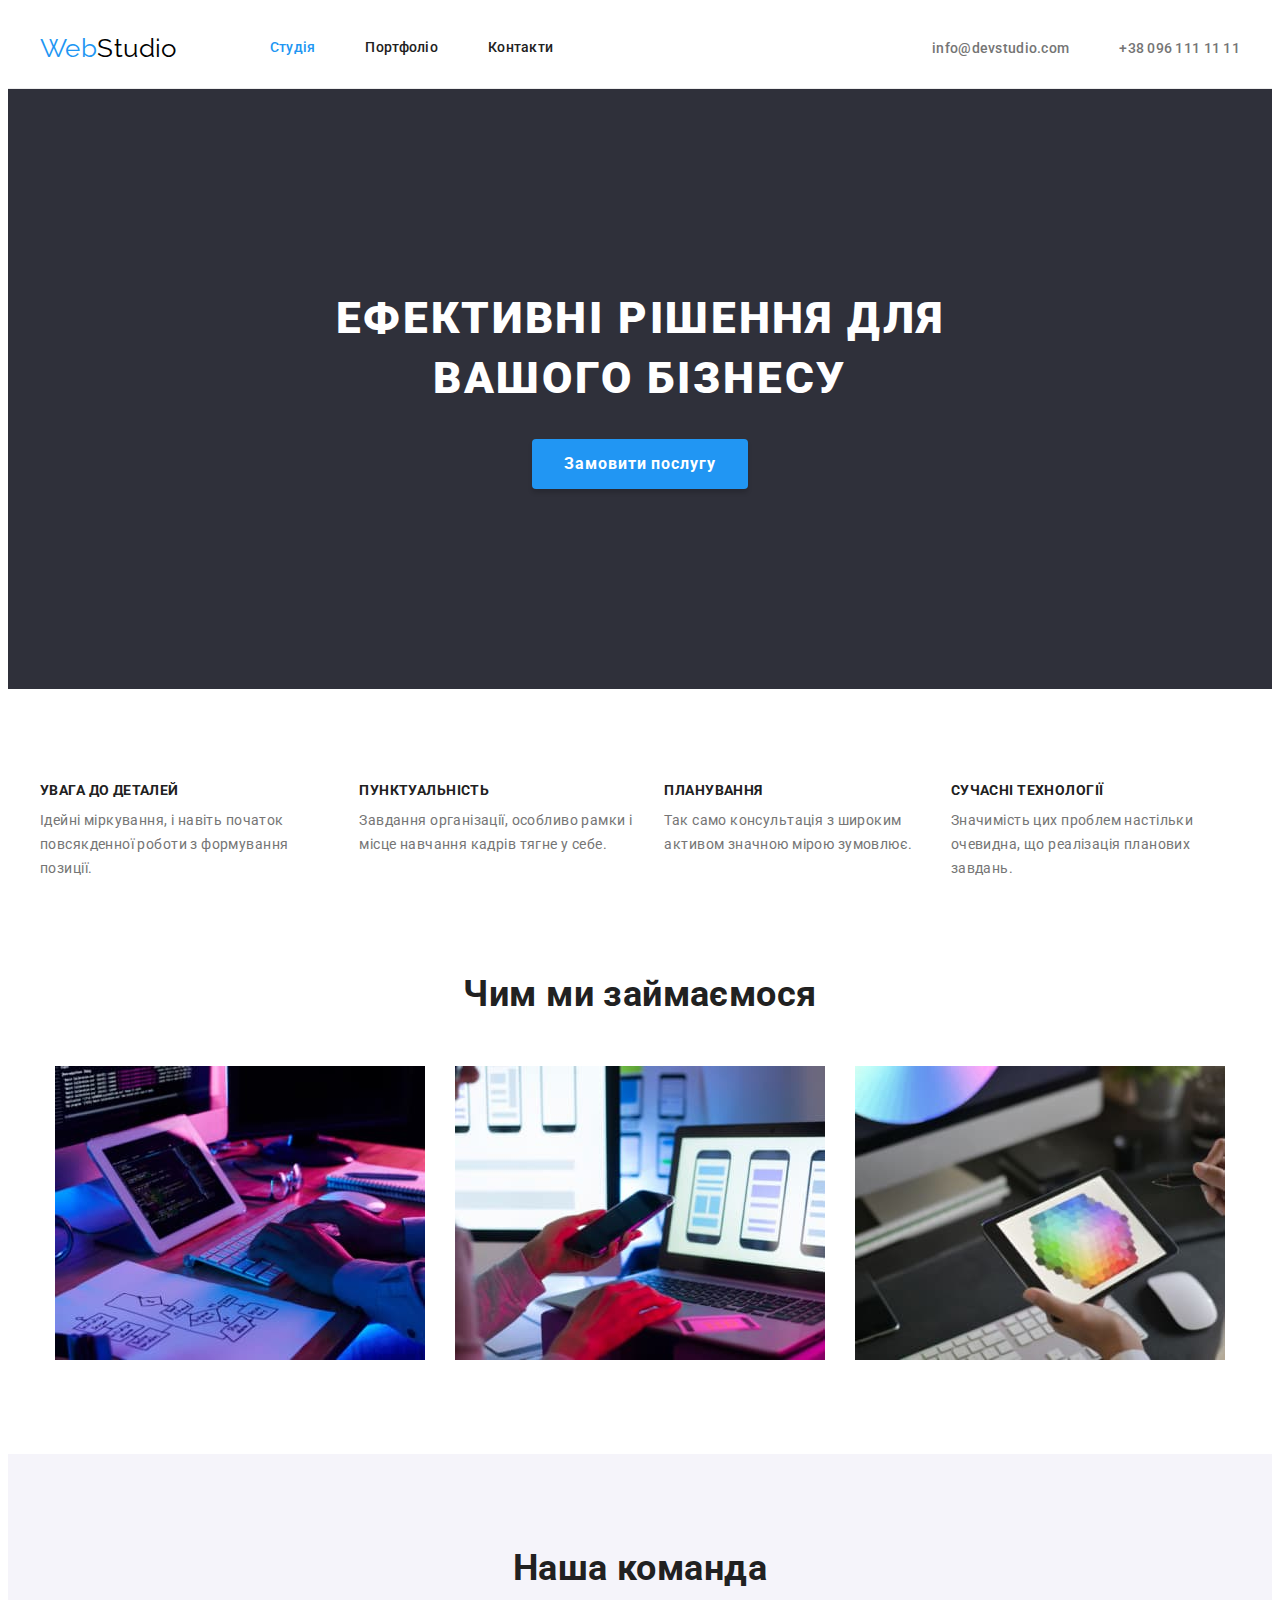
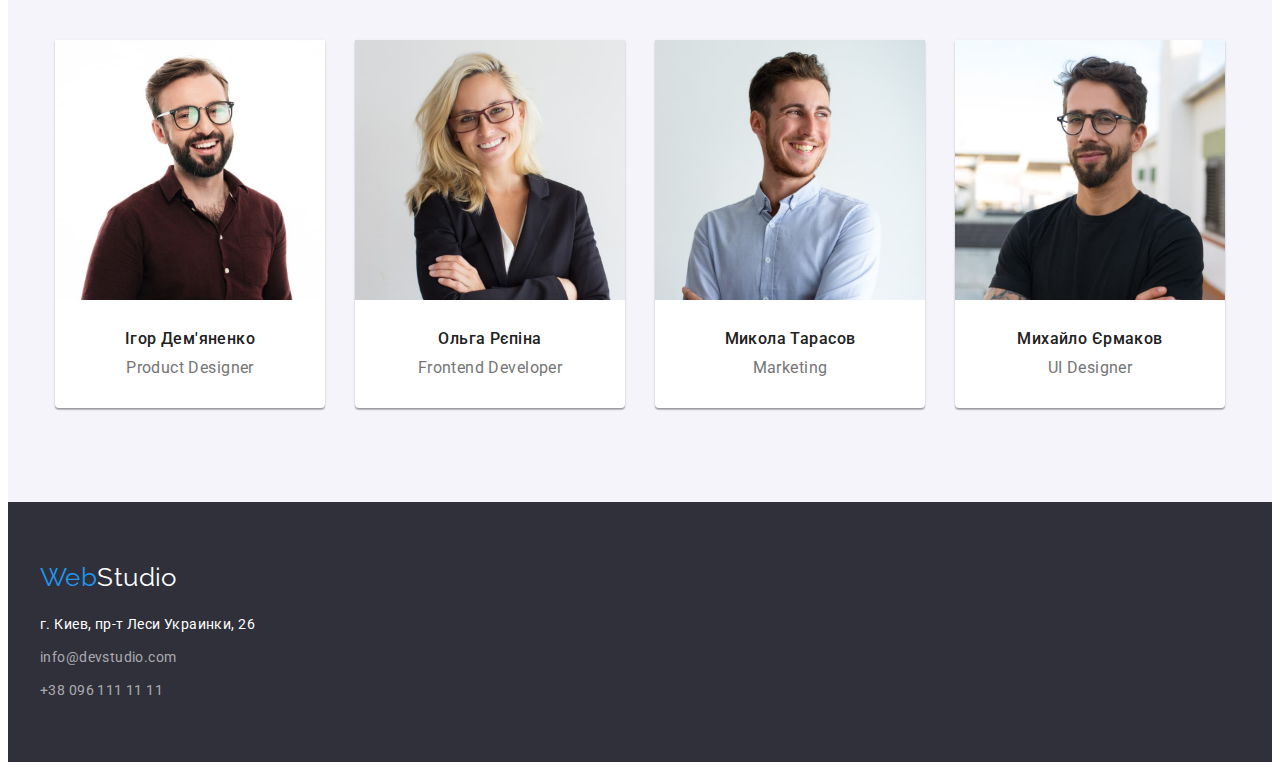
<file: index.html>
<!DOCTYPE html>
<html lang="uk">
  <head>
    <meta charset="UTF-8" />
    <meta http-equiv="X-UA-Compatible" content="IE=edge" />
    <meta name="viewport" content="width=device-width, initial-scale=1.0" />
    <title>WebStudio</title>
    <link rel="preconnect" href="https://fonts.googleapis.com" />
    <link rel="preconnect" href="https://fonts.gstatic.com" crossorigin />
    <link
      href="https://fonts.googleapis.com/css2?family=Raleway:wght@700&family=Roboto:wght@400;500;700;900&display=swap"
      rel="stylesheet"
    />
    <link
      rel="stylesheet"
      href="https://cdnjs.cloudflare.com/ajax/libs/modern-normalize/1.1.0/modern-normalize.min.css"
      integrity="sha512-wpPYUAdjBVSE4KJnH1VR1HeZfpl1ub8YT/NKx4PuQ5NmX2tKuGu6U/JRp5y+Y8XG2tV+wKQpNHVUX03MfMFn9Q=="
      crossorigin="anonymous"
      referrerpolicy="no-referrer"
    />
    <link rel="stylesheet" href="./css/styles.css" />
  </head>
  <body>
    <header class="header">
      <div class="container">
        <a href="" class="logo link"><span class="web">Web</span>Studio</a>
        <nav>
          <ul class="nav-list list">
            <li class="nav-list-item">
              <a href="./index.html" class="current nav-link link">Студія</a>
            </li>
            <li class="nav-list-item">
              <a href="./portfolio.html" class="nav-link link">Портфоліо</a>
            </li>
            <li class="nav-list-item">
              <a href="" class="nav-link link">Контакти</a>
            </li>
          </ul>
        </nav>
        <div class="header-connects">
          <ul class="connects-list list">
            <li class="connects-item">
              <a href="mailto:info@devstudio.com" class="link"
                >info@devstudio.com</a
              >
            </li>
            <li class="connects-item">
              <a href="tel:+380961111111" class="link">+38 096 111 11 11</a>
            </li>
          </ul>
        </div>
      </div>
    </header>

    <main>
      <section class="hero-section">
        <div class="container flex-container">
          <!--Hero section-->
          <h1 class="hero-title">
            Ефективні рішення для <br />
            вашого бізнесу
          </h1>
          <button type="button" class="hero-button">Замовити послугу</button>
        </div>
      </section>
      <section class="benefits-section">
        <div class="container">
          <!--Benefits section-->
          <h2 class="visually-hidden">Переваги</h2>
          <!-- Прихований заголовок -->

          <ul class="benefits-list list">
            <li class="benefits-item">
              <h3 class="benefits-title">УВАГА ДО ДЕТАЛЕЙ</h3>
              <p class="benefits-text">
                Ідейні міркування, і навіть початок повсякденної роботи з
                формування позиції.
              </p>
            </li>
            <li class="benefits-item">
              <h3 class="benefits-title">ПУНКТУАЛЬНІСТЬ</h3>
              <p class="benefits-text">
                Завдання організації, особливо рамки і місце навчання кадрів
                тягне у себе.
              </p>
            </li>
            <li class="benefits-item">
              <h3 class="benefits-title">ПЛАНУВАННЯ</h3>
              <p class="benefits-text">
                Так само консультація з широким активом значною мірою зумовлює.
              </p>
            </li>
            <li class="benefits-item">
              <h3 class="benefits-title">СУЧАСНІ ТЕХНОЛОГІЇ</h3>
              <p class="benefits-text">
                Значимість цих проблем настільки очевидна, що реалізація
                планових завдань.
              </p>
            </li>
          </ul>
        </div>
      </section>
      <section class="wedo-section">
        <div class="container">
          <!--WeDo section-->
          <h2 class="wedo-title">Чим ми займаємося</h2>
          <ul class="wedo-list list">
            <li class="wedo-item">
              <img
                src="./images/wedo1.jpg"
                alt="робота над дизайном"
                width="370"
                height="294"
              />
            </li>
            <li class="wedo-item">
              <img
                src="./images/wedo2.jpg"
                alt="робота над адаптивною версткою"
                width="370"
                height="294"
              />
            </li>
            <li class="wedo-item">
              <img
                src="./images/wedo3.jpg"
                alt="дівчина обирає колір"
                width="370"
                height="294"
              />
            </li>
          </ul>
        </div>
      </section>
      <section class="team-section">
        <div class="container">
          <!--Our Team section-->
          <h2 class="team-title">Наша команда</h2>
          <ul class="team-list list">
            <li class="team-item">
              <img
                class="team-img"
                src="./images/team1.jpg"
                alt="член команди"
                width="270"
                height="260"
              />
              <div class="team-div">
                <h3 class="team-name">Ігор Дем'яненко</h3>
                <p lang="en" class="specialty">Product Designer</p>
              </div>
            </li>
            <li class="team-item">
              <img
                class="team-img"
                src="./images/team2.jpg"
                alt="член команди"
                width="270"
                height="260"
              />
              <div class="team-div">
                <h3 class="team-name">Ольга Рєпіна</h3>
                <p lang="en" class="specialty">Frontend Developer</p>
              </div>
            </li>
            <li class="team-item">
              <img
                class="team-img"
                src="./images/team3.jpg"
                alt="член команди"
                width="270"
                height="260"
              />
              <div class="team-div">
                <h3 class="team-name">Микола Тарасов</h3>
                <p lang="en" class="specialty">Marketing</p>
              </div>
            </li>
            <li class="team-item">
              <img
                class="team-img"
                src="./images/team4.jpg"
                alt="член команди"
                width="270"
                height="260"
              />
              <div class="team-div">
                <h3 class="team-name">Михайло Єрмаков</h3>
                <p lang="en" class="specialty">UI Designer</p>
              </div>
            </li>
          </ul>
        </div>
      </section>
    </main>

    <footer class="footer">
      <div class="container">
        <a href="" class="footer-logo link"
          ><span class="web">Web</span>Studio</a
        >
        <address>
          <ul class="footer-list list">
            <li class="locate">г. Киев, пр-т Леси Украинки, 26</li>
            <li class="footer-item">
              <a href="mailto:info@devstudio.com" class="footer-link link"
                >info@devstudio.com</a
              >
            </li>
            <li class="footer-item">
              <a href="tel:+380961111111" class="footer-link link"
                >+38 096 111 11 11</a
              >
            </li>
          </ul>
        </address>
      </div>
    </footer>
  </body>
</html>
</file>
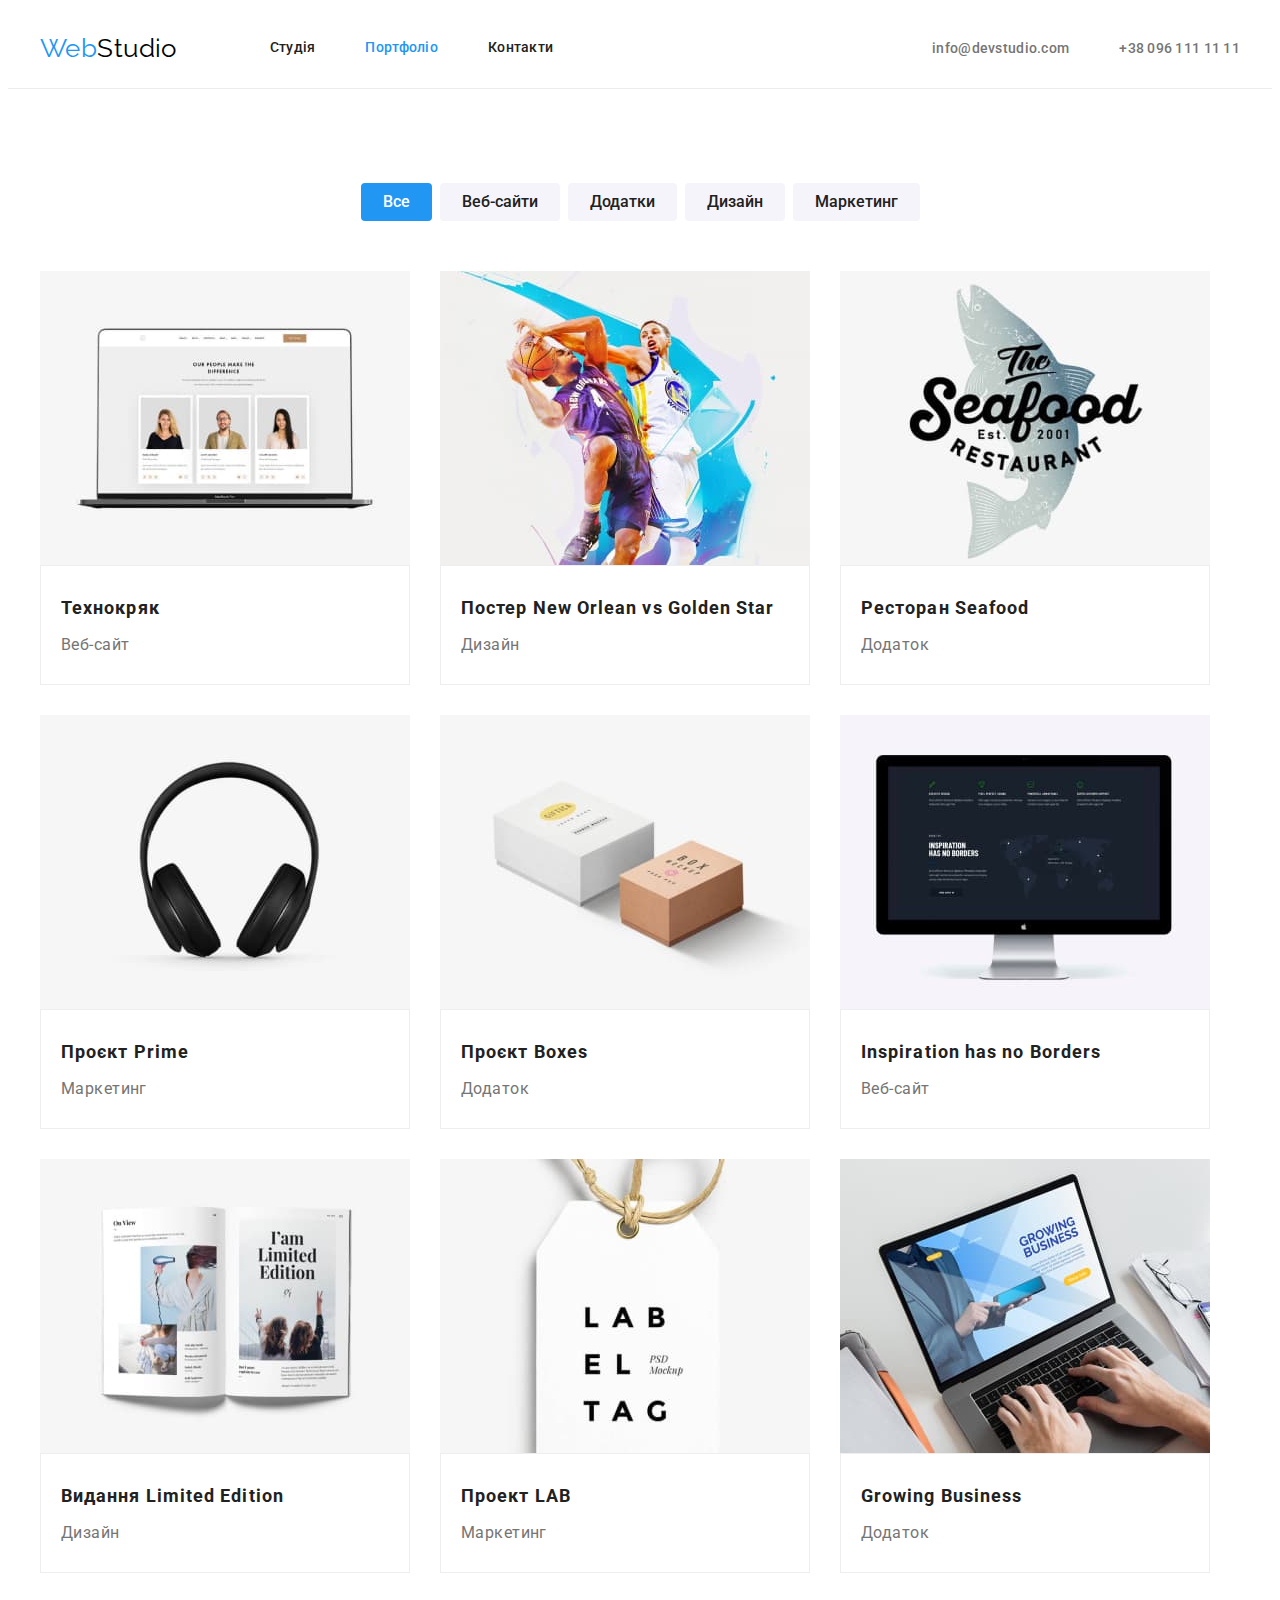
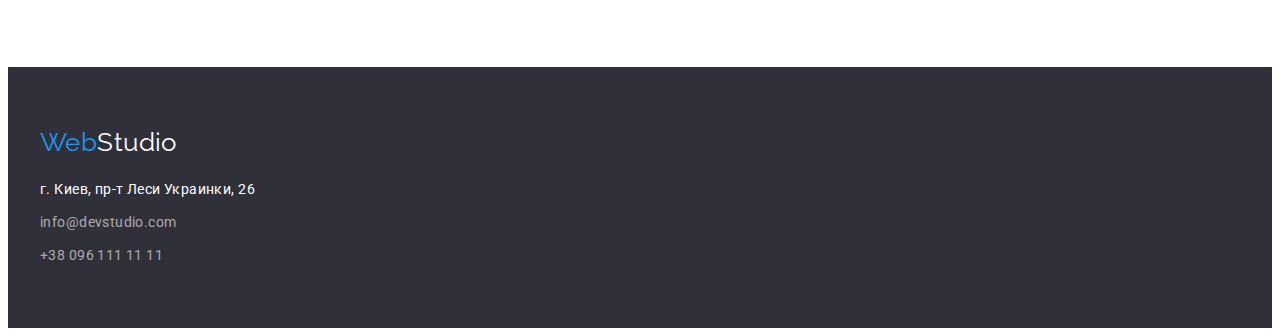
<file: portfolio.html>
<!DOCTYPE html>
<html lang="uk">
  <head>
    <meta charset="UTF-8" />
    <meta http-equiv="X-UA-Compatible" content="IE=edge" />
    <meta name="viewport" content="width=device-width, initial-scale=1.0" />
    <title>WebStudio</title>
    <link rel="preconnect" href="https://fonts.googleapis.com" />
    <link rel="preconnect" href="https://fonts.gstatic.com" crossorigin />
    <link
      href="https://fonts.googleapis.com/css2?family=Raleway:wght@700&family=Roboto:wght@400;500;700;900&display=swap"
      rel="stylesheet"
    />
    <link
      rel="stylesheet"
      href="https://cdnjs.cloudflare.com/ajax/libs/modern-normalize/1.1.0/modern-normalize.min.css"
      integrity="sha512-wpPYUAdjBVSE4KJnH1VR1HeZfpl1ub8YT/NKx4PuQ5NmX2tKuGu6U/JRp5y+Y8XG2tV+wKQpNHVUX03MfMFn9Q=="
      crossorigin="anonymous"
      referrerpolicy="no-referrer"
    />
    <link rel="stylesheet" href="./css/styles.css" />
  </head>

  <body>
    <header class="header">
      <div class="container">
        <a href="" class="logo link"><span class="web">Web</span>Studio</a>
        <nav>
          <ul class="nav-list list">
            <li class="nav-list-item">
              <a href="./index.html" class="nav-link link">Студія</a>
            </li>
            <li class="nav-list-item">
              <a href="./portfolio.html" class="current nav-link link"
                >Портфоліо</a
              >
            </li>
            <li class="nav-list-item">
              <a href="" class="nav-link link">Контакти</a>
            </li>
          </ul>
        </nav>
        <div class="header-connects">
          <ul class="connects-list list">
            <li class="connects-item">
              <a href="mailto:info@devstudio.com" class="link"
                >info@devstudio.com</a
              >
            </li>
            <li class="connects-item">
              <a href="tel:+380961111111" class="link">+38 096 111 11 11</a>
            </li>
          </ul>
        </div>
      </div>
    </header>
    <main>
      <section class="projects-section">
        <div class="container">
          <h1 class="visually-hidden">Приклади робот</h1>
          <ul class="button-list list">
            <li class="button-list-item">
              <button type="button" class="currentbutton">Все</button>
            </li>
            <li class="button-list-item">
              <button type="button">Веб-сайти</button>
            </li>
            <li class="button-list-item">
              <button type="button">Додатки</button>
            </li>
            <li class="button-list-item">
              <button type="button">Дизайн</button>
            </li>
            <li class="button-list-item">
              <button type="button">Маркетинг</button>
            </li>
          </ul>

          <ul class="projects-list list">
            <li class="project-item">
              <a href="" class="link"
                ><img
                  class="project-img"
                  src="./images/example1.jpg"
                  alt="фото веб-сайта"
                  width="370"
                  height="294"
                />
                <div class="project-div">
                  <h2 class="project-title">Технокряк</h2>
                  <p class="project-type">Веб-сайт</p>
                </div></a
              >
            </li>
            <li class="project-item">
              <a href="" class="link">
                <img
                  class="project-img"
                  src="./images/example2.jpg"
                  alt="игра в баскетбол"
                  width="370"
                  height="294"
                />
                <div class="project-div">
                  <h2 class="project-title">
                    Постер New Orlean vs Golden Star
                  </h2>
                  <p class="project-type">Дизайн</p>
                </div></a
              >
            </li>
            <li class="project-item">
              <a href="" class="link"
                ><img
                  class="project-img"
                  src="./images/example3.jpg"
                  alt="логотип ресторана"
                  width="370"
                  height="294"
                />
                <div class="project-div">
                  <h2 class="project-title">Ресторан Seafood</h2>
                  <p class="project-type">Додаток</p>
                </div></a
              >
            </li>

            <li class="project-item">
              <a href="" class="link"
                ><img
                  class="project-img"
                  src="./images/example4.jpg"
                  alt="наушники"
                  width="370"
                  height="294"
                />
                <div class="project-div">
                  <h2 class="project-title">Проєкт Prime</h2>
                  <p class="project-type">Маркетинг</p>
                </div></a
              >
            </li>
            <li class="project-item">
              <a href="" class="link"
                ><img
                  class="project-img"
                  src="./images/example5.jpg"
                  alt="две коробки"
                  width="370"
                  height="294"
                />
                <div class="project-div">
                  <h2 class="project-title">Проєкт Boxes</h2>
                  <p class="project-type">Додаток</p>
                </div></a
              >
            </li>
            <li class="project-item">
              <a href="" class="link"
                ><img
                  class="project-img"
                  src="./images/example6.jpg"
                  alt="монитор с сайтом"
                  width="370"
                  height="294"
                />
                <div class="project-div">
                  <h2 class="project-title">Inspiration has no Borders</h2>
                  <p class="project-type">Веб-сайт</p>
                </div></a
              >
            </li>
            <li class="project-item">
              <a href="" class="link"
                ><img
                  class="project-img"
                  src="./images/example7.jpg"
                  alt="развернутая книга"
                  width="370"
                  height="294"
                />
                <div class="project-div">
                  <h2 class="project-title">Видання Limited Edition</h2>
                  <p class="project-type">Дизайн</p>
                </div></a
              >
            </li>
            <li class="project-item">
              <a href="" class="link"
                ><img
                  class="project-img"
                  src="./images/example8.jpg"
                  alt="бирка"
                  width="370"
                  height="294"
                />
                <div class="project-div">
                  <h2 class="project-title">Проект LAB</h2>
                  <p class="project-type">Маркетинг</p>
                </div></a
              >
            </li>
            <li class="project-item">
              <a href="" class="link"
                ><img
                  class="project-img"
                  src="./images/example9.jpg"
                  alt="программа на ноутбуке"
                  width="370"
                  height="294"
                />
                <div class="project-div">
                  <h2 class="project-title">Growing Business</h2>
                  <p class="project-type">Додаток</p>
                </div></a
              >
            </li>
          </ul>
        </div>
      </section>
    </main>
    <footer class="footer">
      <div class="container">
        <a href="" class="footer-logo link"
          ><span class="web">Web</span>Studio</a
        >
        <address>
          <ul class="footer-list list">
            <li class="locate">г. Киев, пр-т Леси Украинки, 26</li>
            <li class="footer-item">
              <a href="mailto:info@devstudio.com" class="footer-link link"
                >info@devstudio.com</a
              >
            </li>
            <li class="footer-item">
              <a href="tel:+380961111111" class="footer-link link"
                >+38 096 111 11 11</a
              >
            </li>
          </ul>
        </address>
      </div>
    </footer>
  </body>
</html>
</file>
<file: css/styles.css>
/* Colors

accent - #2196F3
titlecolor - #212121
textcolor - ##757575 
primewhite - #FFFFFF 
hoverbutton -  #188CE8 
footertext - rgba(255, 255, 255, 0.6) 
buttonbackground -  #F5F4FA
mainbackground - #2F303A; */

:root {
  --accent-color: #2196f3;
  --title-color: #212121;
  --text-color: #757575;
  --primewhite: #ffffff;
  --hoverbutton: #188ce8;
  --footertext: rgba(255, 255, 255, 0.6);
  --buttonbackground: #f5f4fa;
  --mainbackground: #2f303a;
}

/* Presettings for tegs */

img {
  display: block;
}

h1,
h2,
h3,
h4,
h5,
h6,
p {
  margin: 0;
}

ul,
ol {
  margin: 0;
  padding-left: 0;
}

.container {
  width: 100%;
  max-width: 1200px;
  margin-left: auto;
  margin-right: auto;
  padding-left: 15px;
  padding-right: 15px;
}

.visually-hidden {
  position: absolute;
  width: 1px;
  height: 1px;
  padding: 0;
  margin: -1px;
  overflow: hidden;
  clip: rect(0, 0, 0, 0);
  white-space: nowrap;
  border: 0;
}

.link {
  text-decoration: none;
}
.list {
  list-style: none;
}

body {
  font-family: Roboto, sans-serif;
  font-size: 14px;
  letter-spacing: 0.03em;
  color: var(--title-color);
}

.nav-list-item .current {
  color: var(--accent-color);
}

.button-list .currentbutton {
  color: var(--primewhite);
  background-color: var(--accent-color);
}

/* header */

.header > .container {
  display: flex;
  align-items: center;
}
.nav-list {
  display: flex;
}

.connects-list {
  display: flex;
}
.header {
  border-bottom-width: 1px;
  border-bottom-style: solid;
  border-bottom-color: #ececec;
}
.header-connects {
  margin-left: auto;
}

/* header logo */

.logo {
  font-family: Raleway, sans-serif;
  font-size: 26px;
  line-height: 1.19;
  color: #000000;
  margin-right: 93px;
}

.logo .web,
.footer-logo .web {
  color: var(--accent-color);
}

/* header navigation */
.nav-list-item {
  font-weight: 500;
  font-size: 14px;
  line-height: 1.14;
  letter-spacing: 0.02em;
}
.nav-list-item:not(:last-child) {
  margin-right: 50px;
}
.nav-link {
  color: inherit;
  padding: 32px 0;
  display: block;
}
.nav-link:hover {
  color: var(--accent-color);
}
.nav-link:focus {
  color: var(--accent-color);
}
.nav-link:hover {
  cursor: pointer;
}

/* header links */
.connects-list a {
  font-weight: 500;
  font-size: 14px;
  line-height: 1.14;
  letter-spacing: 0.02em;
  color: var(--text-color);
  padding: 32px 0;
}
.connects-list a:hover {
  color: var(--accent-color);
}
.connects-list a:focus {
  color: var(--accent-color);
}

.connects-item:not(:last-child) {
  margin-right: 50px;
}
/* Hero section */

.flex-container {
  display: flex;
  flex-direction: column;
  align-items: center;
}

.hero-section {
  background-color: var(--mainbackground);
  padding: 200px 0;
}

.hero-title {
  font-weight: 900;
  font-size: 44px;
  line-height: 1.36;
  text-align: center;
  letter-spacing: 0.06em;
  text-transform: uppercase;
  color: var(--primewhite);

  margin-bottom: 30px;
}

.hero-button {
  font-family: inherit;
  font-weight: 700;
  font-size: 16px;
  line-height: 1.88;
  letter-spacing: 0.06em;
  color: var(--primewhite);
  background-color: var(--accent-color);
  border: none;
  box-shadow: 0px 4px 4px rgba(0, 0, 0, 0.15);
  border-radius: 4px;
  padding: 10px 32px;
}

.hero-button:hover {
  background-color: var(--hoverbutton);
  cursor: pointer;
}
.hero-button:focus {
  background-color: var(--hoverbutton);
}

/* Benefits section  */

.benefits-section {
  padding: 94px 0;
}
.benefits-list {
  display: flex;
  justify-content: center;
  align-content: center;
}

.benefits-item:not(:first-child) {
  margin-left: 30px;
}

.benefits-title {
  font-size: 14px;
  line-height: 1.14;
  text-transform: uppercase;
  margin-bottom: 10px;
}

.benefits-text {
  font-weight: 400;
  font-size: 14px;
  line-height: 1.71;
  color: var(--text-color);
}

/* WeDo title and Team title  */

.wedo-item:not(:first-child) {
  margin-left: 30px;
}

.wedo-section {
  padding-bottom: 94px;
}
.wedo-list {
  display: flex;
  justify-content: center;
  align-content: center;
}

.wedo-title,
.team-title {
  font-size: 36px;
  line-height: 1.16;
  text-align: center;
  margin-bottom: 50px;
}

/* Our Team section  */

.team-div {
  padding: 30px;
}

.team-item {
  background: #ffffff;
  box-shadow: 0px 1px 3px rgba(0, 0, 0, 0.12), 0px 1px 1px rgba(0, 0, 0, 0.14),
    0px 2px 1px rgba(0, 0, 0, 0.2);
  border-radius: 0px 0px 4px 4px;
}
.team-item:not(:first-child) {
  margin-left: 30px;
}

.team-section {
  padding: 94px 0;
  background: #f5f4fa;
}
.team-list {
  display: flex;
  justify-content: center;
  align-content: center;
}

.team-name {
  font-weight: 500;
  font-size: 16px;
  line-height: 1.18;
  text-align: center;
  color: var(--title-color);
  margin-bottom: 10px;
}
.specialty {
  font-size: 16px;
  font-weight: 400;
  line-height: 1.18;
  text-align: center;
  color: var(--text-color);
}

/* footer  */

.footer > .container {
  display: flex;
  flex-direction: column;
}

.footer-list li {
  display: flex;
}

.footer {
  padding: 60px 0;
}

footer {
  background-color: var(--mainbackground);
}

address {
  font-style: normal;
}

.locate {
  font-weight: 400;
  font-size: 14px;
  line-height: 1.71;
  color: var(--primewhite);
  margin-bottom: 9px;
}

.footer-item:not(:last-child) {
  margin-bottom: 9px;
}
.footer-link {
  font-weight: 400;
  font-size: 14px;
  line-height: 1.71;
  color: var(--footertext);
}

.footer-logo {
  font-family: Raleway, sans-serif;
  font-size: 26px;
  line-height: 1.19;
  color: var(--primewhite);
  margin-bottom: 20px;
}

/* PORTFOLIO.HTML  */

/* Buttons section  */

.button-list-item:not(:first-child) {
  margin-left: 8px;
}

.button-list-item > button {
  padding: 6px 22px;
  border-radius: 4px;
  background: #f5f4fa;
  border: none;
}
.button-list {
  margin-bottom: 50px;
  display: flex;
  justify-content: center;
}

.button-list button {
  font-family: Roboto, sans-serif;
  font-weight: 500;
  font-size: 16px;
  line-height: 1.62;
  text-align: center;
  background-color: var(--buttonbackground);
  color: var(--title-color);
}

.button-list button:hover {
  color: var(--primewhite);
  background-color: var(--accent-color);
}
.button-list button:focus {
  color: var(--primewhite);
  background-color: var(--accent-color);
}

/* Projects section  */

.projects-section {
  padding: 94px 0;
}
.project-title {
  font-weight: 700;
  font-size: 18px;
  line-height: 2;
  letter-spacing: 0.06em;
  color: var(--title-color);
  margin-bottom: 4px;
}

.project-type {
  font-weight: 400;
  font-size: 16px;
  line-height: 1.88;
  color: var(--text-color);
}

.projects-list {
  display: flex;
  flex-wrap: wrap;
  gap: 30px;
}

.project-item {
  width: 370px;
}

.project-div {
  border: 1px solid #eeeeee;
  padding: 24px 20px;
}
</file>
